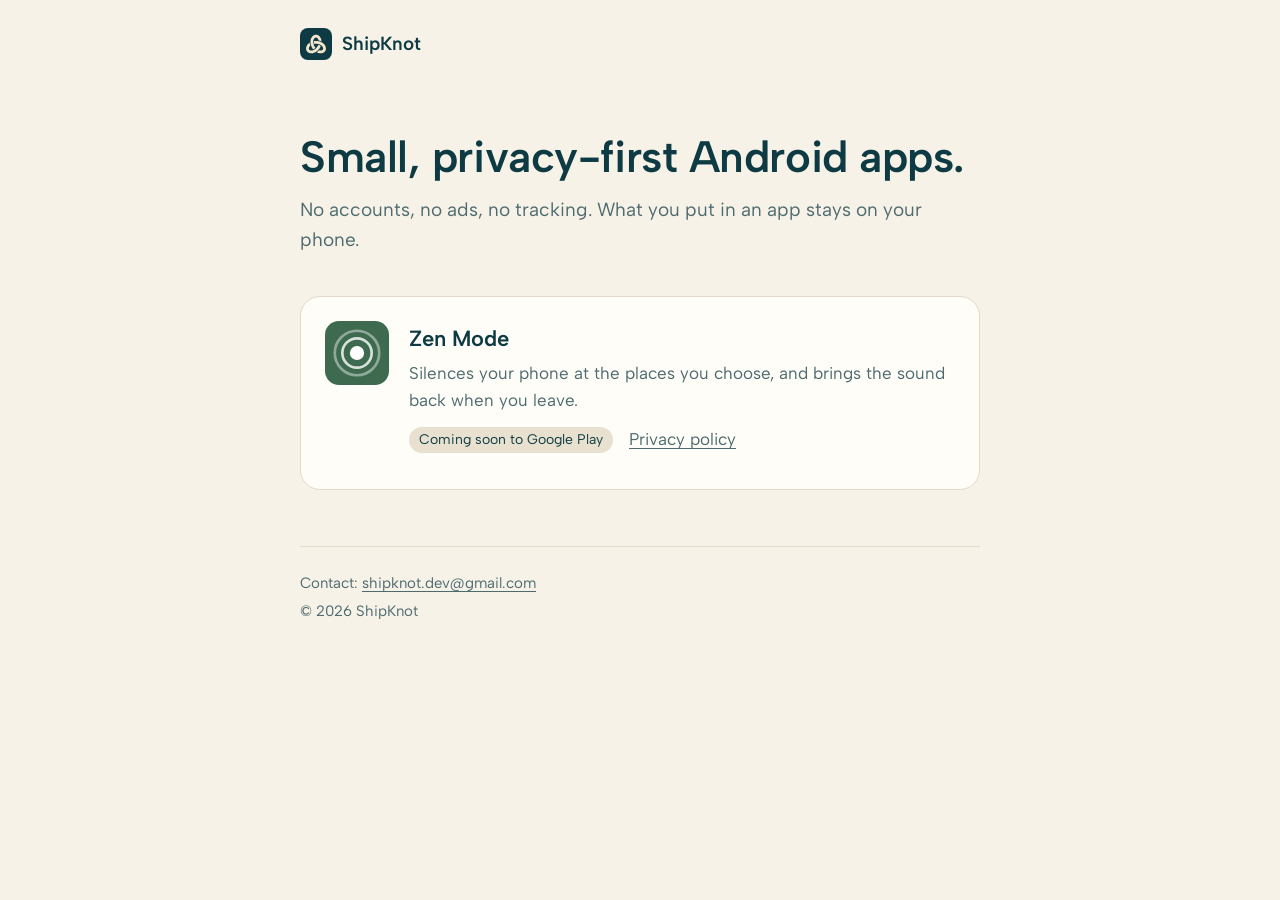
<file: index.html>
<!doctype html>
<html lang="en">
<head>
  <meta charset="utf-8">
  <meta name="viewport" content="width=device-width, initial-scale=1">
  <title>ShipKnot</title>
  <meta name="description" content="Small, privacy-first Android apps. No accounts, no ads, no tracking.">
  <meta name="theme-color" content="#0e3b43">
  <meta property="og:title" content="ShipKnot">
  <meta property="og:description" content="Small, privacy-first Android apps.">
  <meta property="og:image" content="https://shipknot.github.io/assets/shipknot-logo-512.png">
  <link rel="icon" href="assets/shipknot-logo.svg" type="image/svg+xml">
  <link rel="stylesheet" href="assets/site.css">
</head>
<body>
  <div class="wrap">
    <header class="site-header">
      <a class="brand" href="./"><img src="assets/shipknot-logo.svg" alt="" width="32" height="32">ShipKnot</a>
    </header>

    <main>
      <section class="hero">
        <h1>Small, privacy-first Android apps.</h1>
        <p class="lede">No accounts, no ads, no tracking. What you put in an app stays on your phone.</p>
      </section>

      <section aria-label="Apps">
        <article class="app">
          <img src="assets/zen-mode-icon.svg" alt="" width="64" height="64">
          <div>
            <h2>Zen Mode</h2>
            <p>Silences your phone at the places you choose, and brings the sound back when you leave.</p>
            <p class="links">
              <span class="badge">Coming soon to Google Play</span>
              <a href="zen-mode/privacy/">Privacy policy</a>
            </p>
          </div>
        </article>
      </section>
    </main>

    <footer class="site-footer">
      <p>Contact: <a href="mailto:shipknot.dev@gmail.com">shipknot.dev@gmail.com</a></p>
      <p>&copy; 2026 ShipKnot</p>
    </footer>
  </div>
</body>
</html>
</file>
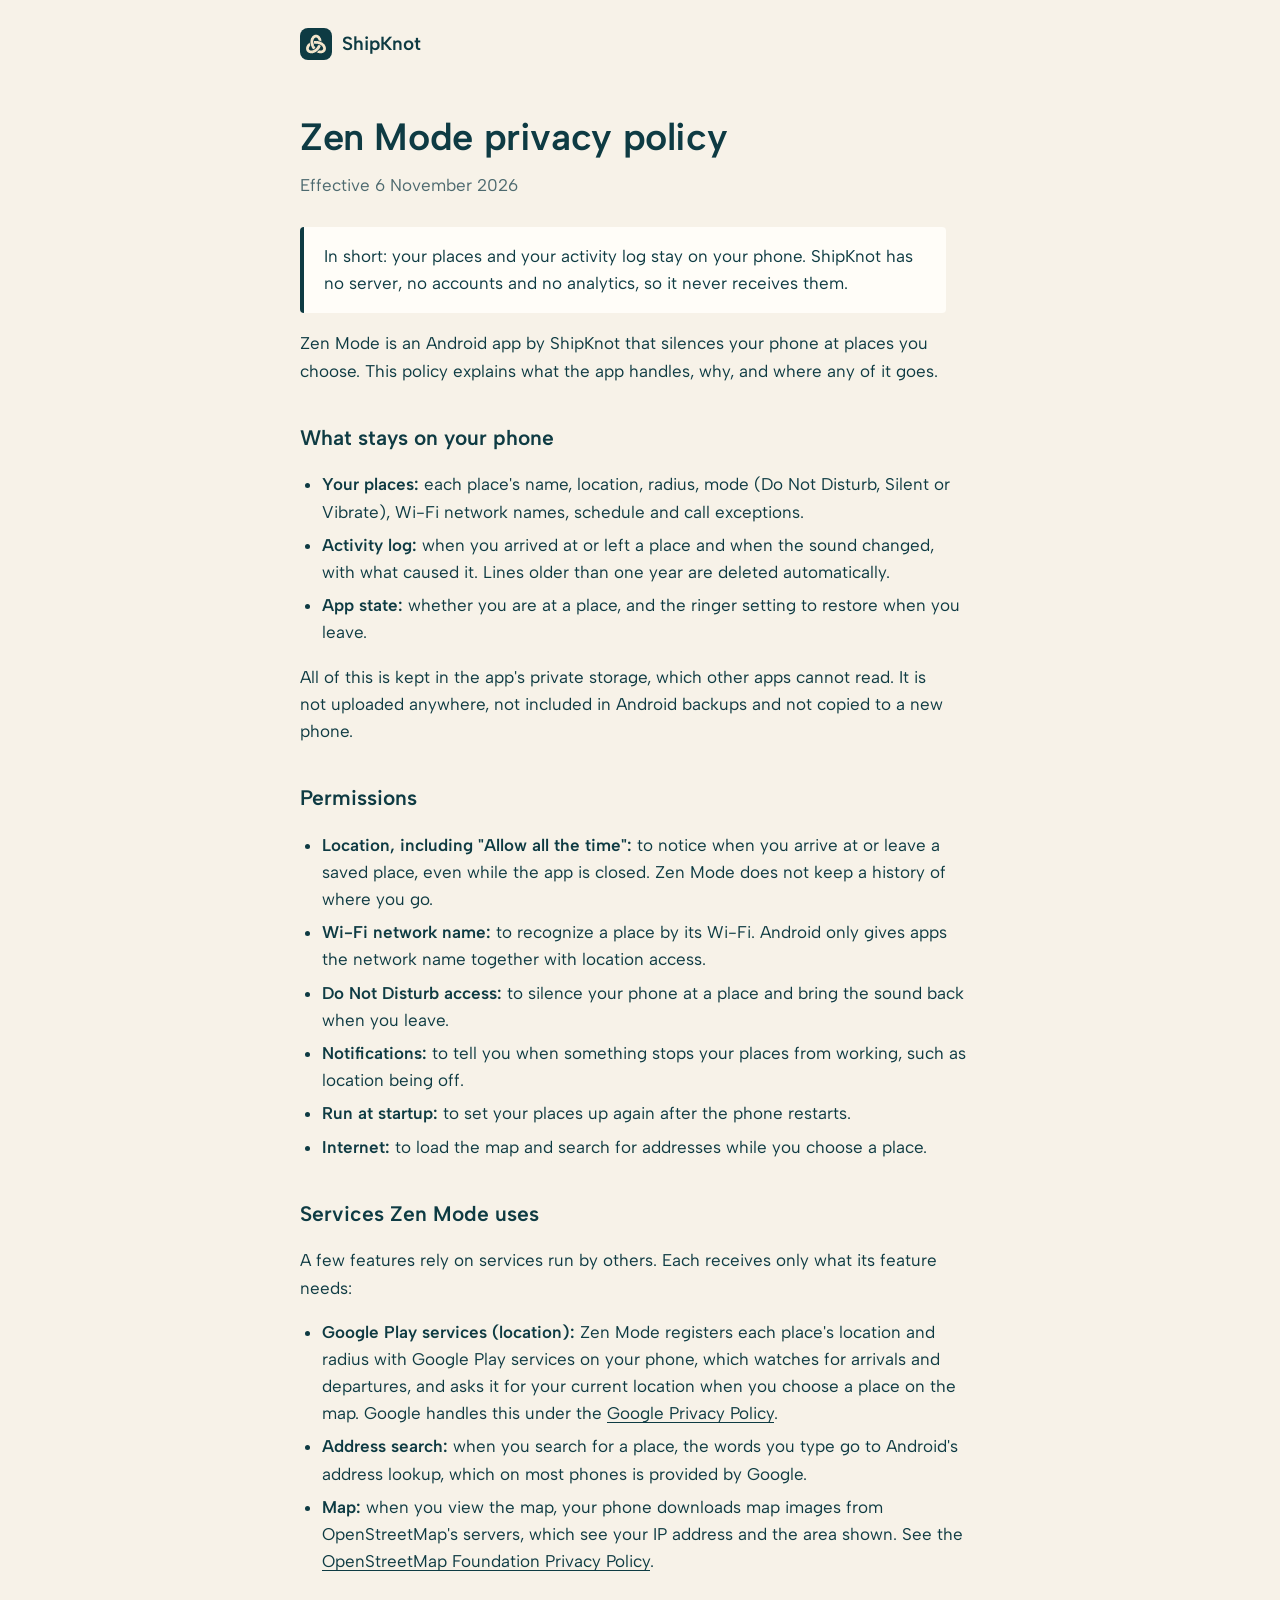
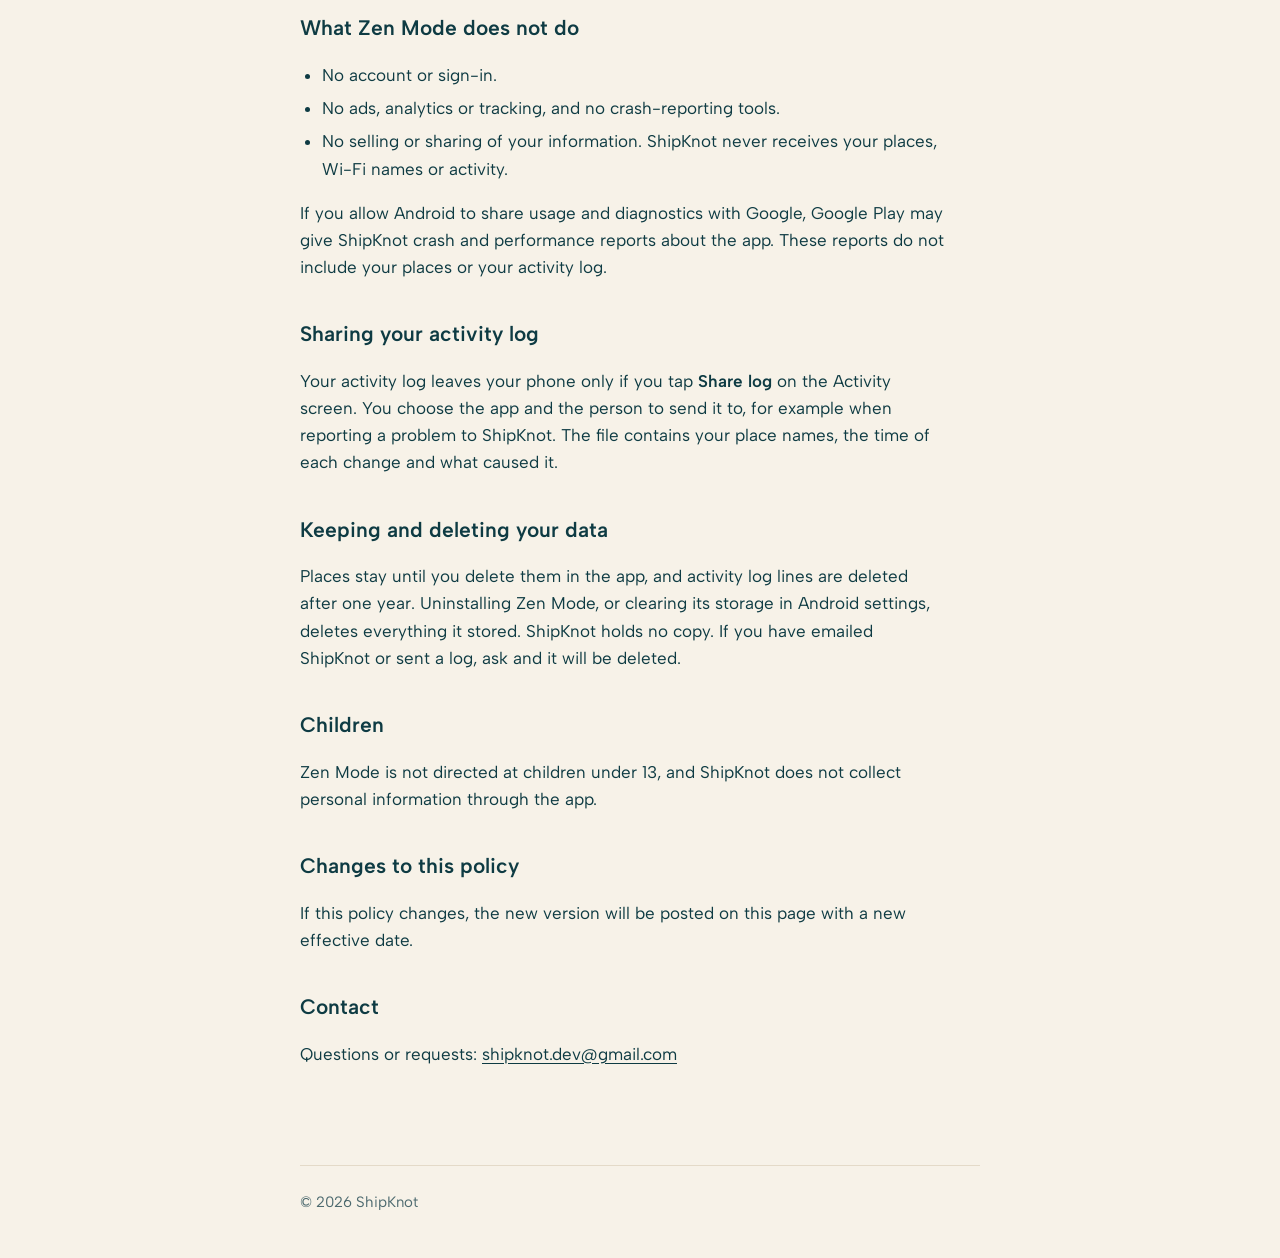
<file: zen-mode/privacy/index.html>
<!doctype html>
<html lang="en">
<head>
  <meta charset="utf-8">
  <meta name="viewport" content="width=device-width, initial-scale=1">
  <title>Zen Mode privacy policy · ShipKnot</title>
  <meta name="description" content="What Zen Mode handles, why, and where it goes. Your places and activity stay on your phone.">
  <meta name="theme-color" content="#0e3b43">
  <link rel="icon" href="../../assets/shipknot-logo.svg" type="image/svg+xml">
  <link rel="stylesheet" href="../../assets/site.css">
</head>
<body>
  <div class="wrap">
    <header class="site-header">
      <a class="brand" href="../../"><img src="../../assets/shipknot-logo.svg" alt="" width="32" height="32">ShipKnot</a>
    </header>

    <main class="policy">
      <h1>Zen Mode privacy policy</h1>
      <p class="meta">Effective 6 November 2026</p>

      <p class="summary">In short: your places and your activity log stay on your phone. ShipKnot has no server, no accounts and no analytics, so it never receives them.</p>

      <p>Zen Mode is an Android app by ShipKnot that silences your phone at places you choose. This policy explains what the app handles, why, and where any of it goes.</p>

      <h2>What stays on your phone</h2>
      <ul>
        <li><strong>Your places:</strong> each place's name, location, radius, mode (Do Not Disturb, Silent or Vibrate), Wi-Fi network names, schedule and call exceptions.</li>
        <li><strong>Activity log:</strong> when you arrived at or left a place and when the sound changed, with what caused it. Lines older than one year are deleted automatically.</li>
        <li><strong>App state:</strong> whether you are at a place, and the ringer setting to restore when you leave.</li>
      </ul>
      <p>All of this is kept in the app's private storage, which other apps cannot read. It is not uploaded anywhere, not included in Android backups and not copied to a new phone.</p>

      <h2>Permissions</h2>
      <ul>
        <li><strong>Location, including "Allow all the time":</strong> to notice when you arrive at or leave a saved place, even while the app is closed. Zen Mode does not keep a history of where you go.</li>
        <li><strong>Wi-Fi network name:</strong> to recognize a place by its Wi-Fi. Android only gives apps the network name together with location access.</li>
        <li><strong>Do Not Disturb access:</strong> to silence your phone at a place and bring the sound back when you leave.</li>
        <li><strong>Notifications:</strong> to tell you when something stops your places from working, such as location being off.</li>
        <li><strong>Run at startup:</strong> to set your places up again after the phone restarts.</li>
        <li><strong>Internet:</strong> to load the map and search for addresses while you choose a place.</li>
      </ul>

      <h2>Services Zen Mode uses</h2>
      <p>A few features rely on services run by others. Each receives only what its feature needs:</p>
      <ul>
        <li><strong>Google Play services (location):</strong> Zen Mode registers each place's location and radius with Google Play services on your phone, which watches for arrivals and departures, and asks it for your current location when you choose a place on the map. Google handles this under the <a href="https://policies.google.com/privacy">Google Privacy Policy</a>.</li>
        <li><strong>Address search:</strong> when you search for a place, the words you type go to Android's address lookup, which on most phones is provided by Google.</li>
        <li><strong>Map:</strong> when you view the map, your phone downloads map images from OpenStreetMap's servers, which see your IP address and the area shown. See the <a href="https://osmfoundation.org/wiki/Privacy_Policy">OpenStreetMap Foundation Privacy Policy</a>.</li>
      </ul>

      <h2>What Zen Mode does not do</h2>
      <ul>
        <li>No account or sign-in.</li>
        <li>No ads, analytics or tracking, and no crash-reporting tools.</li>
        <li>No selling or sharing of your information. ShipKnot never receives your places, Wi-Fi names or activity.</li>
      </ul>
      <p>If you allow Android to share usage and diagnostics with Google, Google Play may give ShipKnot crash and performance reports about the app. These reports do not include your places or your activity log.</p>

      <h2>Sharing your activity log</h2>
      <p>Your activity log leaves your phone only if you tap <strong>Share log</strong> on the Activity screen. You choose the app and the person to send it to, for example when reporting a problem to ShipKnot. The file contains your place names, the time of each change and what caused it.</p>

      <h2>Keeping and deleting your data</h2>
      <p>Places stay until you delete them in the app, and activity log lines are deleted after one year. Uninstalling Zen Mode, or clearing its storage in Android settings, deletes everything it stored. ShipKnot holds no copy. If you have emailed ShipKnot or sent a log, ask and it will be deleted.</p>

      <h2>Children</h2>
      <p>Zen Mode is not directed at children under 13, and ShipKnot does not collect personal information through the app.</p>

      <h2>Changes to this policy</h2>
      <p>If this policy changes, the new version will be posted on this page with a new effective date.</p>

      <h2>Contact</h2>
      <p>Questions or requests: <a href="mailto:shipknot.dev@gmail.com">shipknot.dev@gmail.com</a></p>
    </main>

    <footer class="site-footer">
      <p>&copy; 2026 ShipKnot</p>
    </footer>
  </div>
</body>
</html>
</file>
<file: assets/site.css>
@font-face {
  font-family: "Albert Sans";
  src: url("fonts/AlbertSans-Regular.ttf") format("truetype");
  font-weight: 400;
  font-display: swap;
}

@font-face {
  font-family: "Albert Sans";
  src: url("fonts/AlbertSans-SemiBold.ttf") format("truetype");
  font-weight: 600;
  font-display: swap;
}

:root {
  --bg: #f7f2e8;
  --surface: #fffdf8;
  --text: #0e3b43;
  --muted: #4d6a6f;
  --line: #e4dac8;
  --badge-bg: #e9e1d0;
  color-scheme: light;
}

@media (prefers-color-scheme: dark) {
  :root {
    --bg: #0b2e34;
    --surface: #10393f;
    --text: #f4e6cc;
    --muted: #a8bcb8;
    --line: #1f4b52;
    --badge-bg: #1a4a51;
    color-scheme: dark;
  }
}

* {
  box-sizing: border-box;
}

html {
  -webkit-text-size-adjust: 100%;
}

body {
  margin: 0;
  background: var(--bg);
  color: var(--text);
  font: 17px/1.6 "Albert Sans", system-ui, -apple-system, "Segoe UI", sans-serif;
}

a {
  color: inherit;
  text-underline-offset: 3px;
}

.wrap {
  max-width: 720px;
  margin: 0 auto;
  padding: 0 20px;
}

.site-header {
  padding: 28px 0 8px;
}

.brand {
  display: inline-flex;
  align-items: center;
  gap: 10px;
  font-weight: 600;
  font-size: 19px;
  text-decoration: none;
}

.brand img {
  border-radius: 8px;
}

.hero {
  padding: 56px 0 40px;
}

h1 {
  margin: 0 0 12px;
  font-size: clamp(30px, 6vw, 44px);
  line-height: 1.15;
  font-weight: 600;
  letter-spacing: -0.01em;
}

.lede {
  margin: 0;
  max-width: 34em;
  color: var(--muted);
  font-size: 19px;
}

.app {
  display: flex;
  gap: 20px;
  align-items: flex-start;
  padding: 24px;
  border: 1px solid var(--line);
  border-radius: 20px;
  background: var(--surface);
}

.app img {
  flex: none;
  border-radius: 22%;
}

.app h2 {
  margin: 0 0 4px;
  font-size: 22px;
  font-weight: 600;
}

.app p {
  margin: 0 0 12px;
  color: var(--muted);
}

.links {
  display: flex;
  flex-wrap: wrap;
  align-items: center;
  gap: 8px 16px;
  margin: 0;
}

.badge {
  padding: 2px 10px;
  border-radius: 999px;
  background: var(--badge-bg);
  color: var(--text);
  font-size: 14px;
}

.policy {
  padding: 40px 0 24px;
}

.policy h1 {
  font-size: clamp(28px, 5vw, 38px);
}

.policy .meta {
  margin: 0 0 28px;
  color: var(--muted);
}

.policy h2 {
  margin: 36px 0 8px;
  font-size: 21px;
  font-weight: 600;
}

.policy p,
.policy li {
  max-width: 38em;
}

.policy ul {
  padding-left: 22px;
}

.policy li + li {
  margin-top: 6px;
}

.summary {
  margin: 0 0 8px;
  padding: 16px 20px;
  border-left: 4px solid var(--text);
  border-radius: 4px;
  background: var(--surface);
}

.site-footer {
  margin-top: 56px;
  padding: 24px 0 40px;
  border-top: 1px solid var(--line);
  color: var(--muted);
  font-size: 15px;
}

.site-footer p {
  margin: 0 0 4px;
}

@media (max-width: 480px) {
  .app {
    flex-direction: column;
    gap: 14px;
  }
}
</file>
